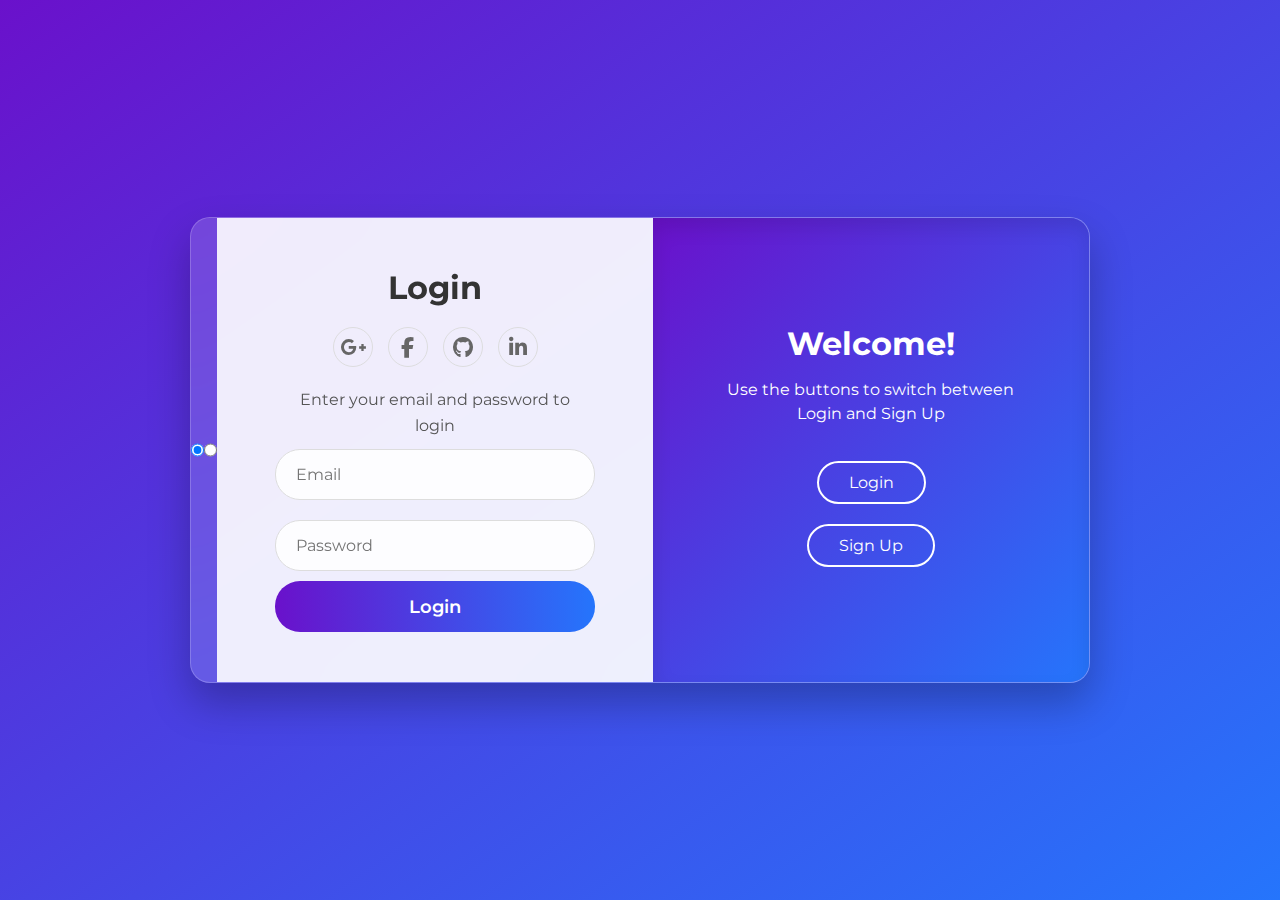
<file: login.html>
<!DOCTYPE html>
<html lang="en">
  <head>
    <meta charset="UTF-8" />
    <meta name="viewport" content="width=device-width, initial-scale=1.0" />
    <link
      rel="stylesheet"
      href="https://cdnjs.cloudflare.com/ajax/libs/font-awesome/6.4.2/css/all.min.css"
    />
    <title>Login</title>
    <link rel="icon" type="image/x-icon" href="./favicon_io/favicon.ico" />
    <link rel="stylesheet" href="./CSS/login.css" />
  </head>
  <body>
    <div class="container">
      <!-- Toggle buttons -->
      <input type="radio" id="login-toggle" name="form-toggle" checked />
      <input type="radio" id="sign-up-toggle" name="form-toggle" />

      <!-- Sign In Form -->
      <div class="form-container Login">
        <h1>Login</h1>
        <div class="social-icons">
          <a href="#" class="icon"
            ><i class="fa-brands fa-google-plus-g"></i
          ></a>
          <a href="#" class="icon"><i class="fa-brands fa-facebook-f"></i></a>
          <a href="#" class="icon"><i class="fa-brands fa-github"></i></a>
          <a href="#" class="icon"><i class="fa-brands fa-linkedin-in"></i></a>
        </div>
        <p>Enter your email and password to login</p>
        <input type="email" placeholder="Email" required />
        <input type="password" placeholder="Password" required />
        <button>Login</button>
      </div>

      <!-- Sign Up Form -->
      <div class="form-container sign-up">
        <h1>Create Account</h1>
        <div class="social-icons">
          <a href="#" class="icon"
            ><i class="fa-brands fa-google-plus-g"></i
          ></a>
          <a href="#" class="icon"><i class="fa-brands fa-facebook-f"></i></a>
          <a href="#" class="icon"><i class="fa-brands fa-github"></i></a>
          <a href="#" class="icon"><i class="fa-brands fa-linkedin-in"></i></a>
        </div>
        <p>Sign up with your personal details</p>
        <input type="email" placeholder="Email" required />
        <input type="password" placeholder="Password" required />
        <input type="date" name="Birthdate" id="Birthdate" required />
        <button>Sign Up</button>
      </div>

      <!-- Toggle Container -->
      <div class="toggle-container">
        <h1>Welcome!</h1>
        <p>Use the buttons to switch between Login and Sign Up</p>
        <label for="login-toggle">Login</label>
        <label for="sign-up-toggle">Sign Up</label>
      </div>
    </div>
  </body>
  <script>
    document.addEventListener("DOMContentLoaded", () => {
      const loginToggle = document.getElementById("login-toggle");
      const signUpToggle = document.getElementById("sign-up-toggle");
      const loginForm = document.querySelector(".form-container.Login");
      const signUpForm = document.querySelector(".form-container.sign-up");

      const toggleForms = () => {
        loginForm.style.display = loginToggle.checked ? "block" : "none";
        signUpForm.style.display = signUpToggle.checked ? "block" : "none";
      };

      loginToggle.addEventListener("change", toggleForms);
      signUpToggle.addEventListener("change", toggleForms);

      const handleFormSubmission = (form, isLogin) => {
        const email = form.querySelector("input[type='email']").value.trim();
        const password = form
          .querySelector("input[type='password']")
          .value.trim();
        const birthdate = isLogin
          ? null
          : form.querySelector("input[type='date']").value.trim();

        if (!email || !password || (!isLogin && !birthdate)) {
          alert("Please fill out all required fields.");
          return;
        }

        if (isLogin) {
          // Simulate login logic
          localStorage.setItem("isLoggedIn", "true");
          localStorage.setItem("email", email);
          alert("Login successful! Redirecting to homepage...");
          window.location.href = "./index.html";
        } else {
          // Simulate sign-up logic
          localStorage.setItem("registeredEmail", email);
          localStorage.setItem("registeredBirthdate", birthdate);
          alert("Account created successfully! You can now log in.");
          loginToggle.checked = true;
          toggleForms();
        }
      };

      loginForm.querySelector("button").addEventListener("click", (e) => {
        e.preventDefault();
        handleFormSubmission(loginForm, true);
      });

      signUpForm.querySelector("button").addEventListener("click", (e) => {
        e.preventDefault();
        handleFormSubmission(signUpForm, false);
      });

      // Initialize form visibility
      toggleForms();
    });
  </script>
</html>
</file>
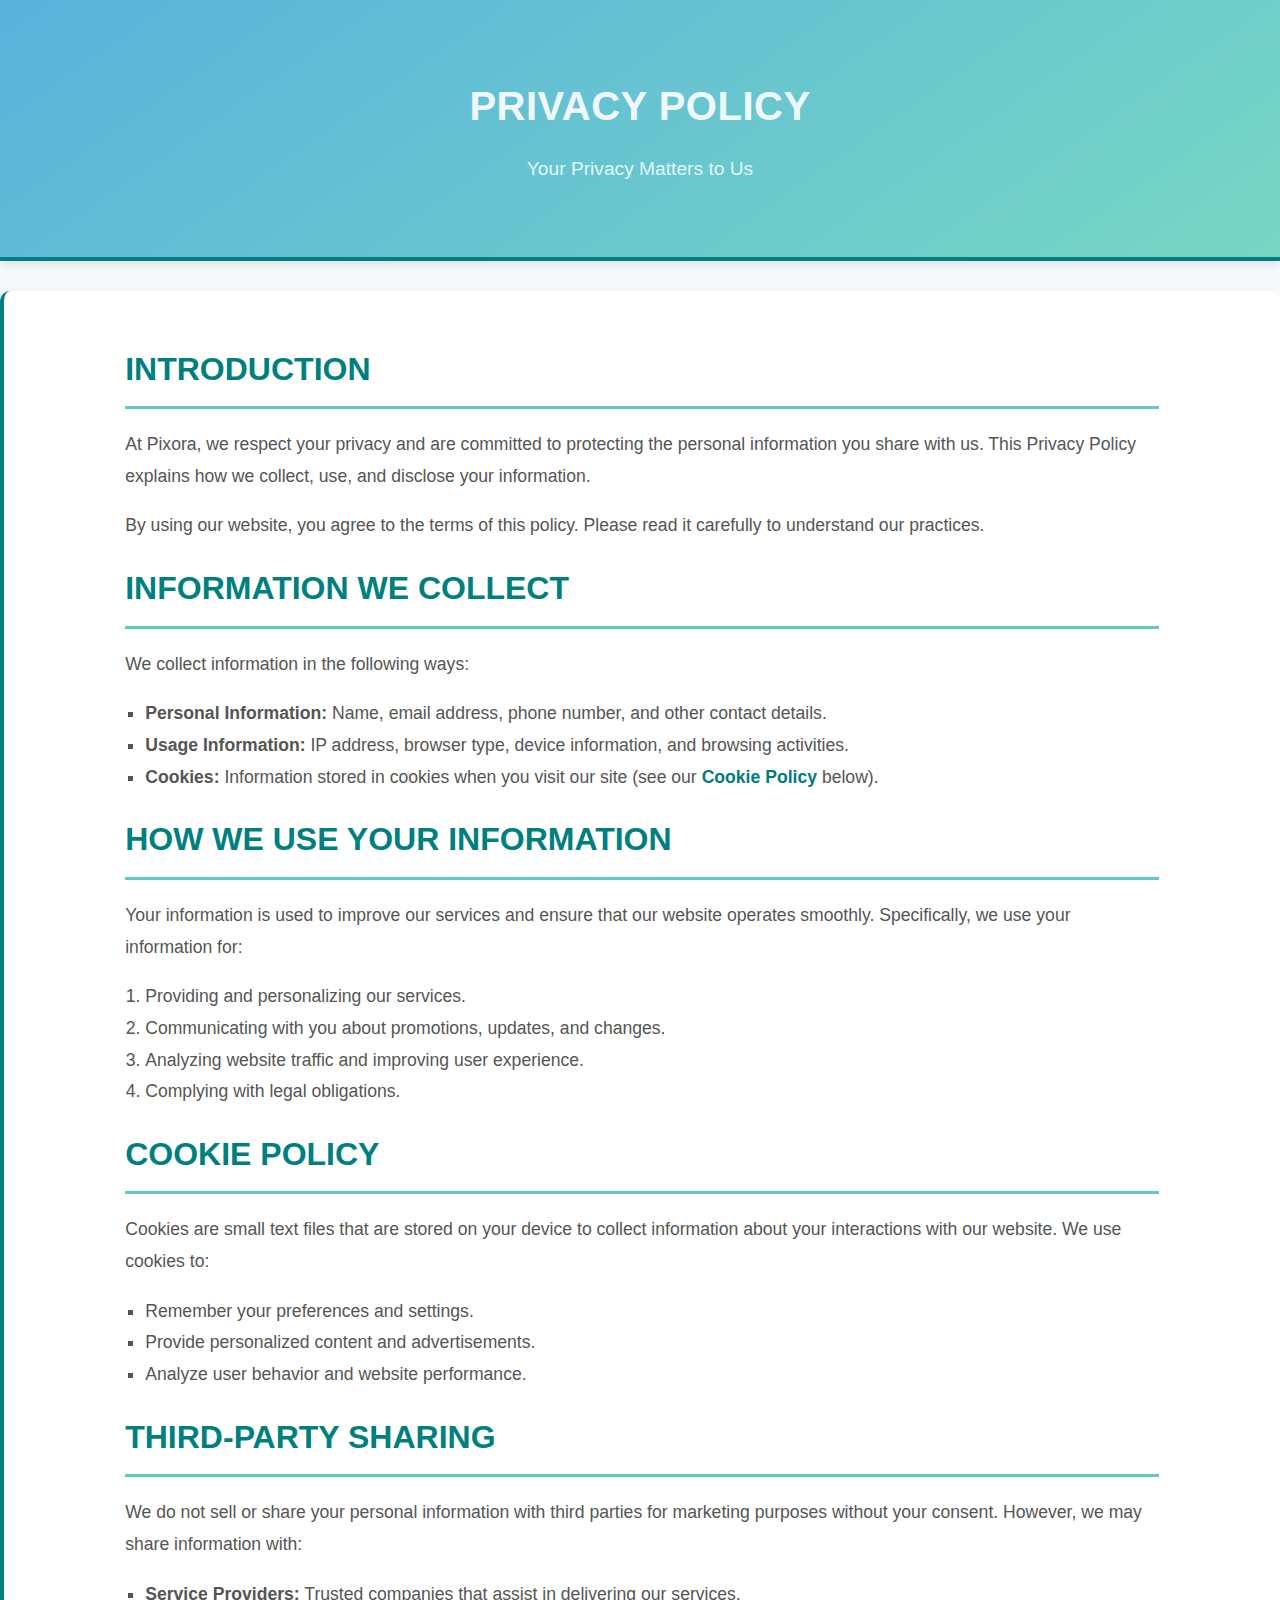
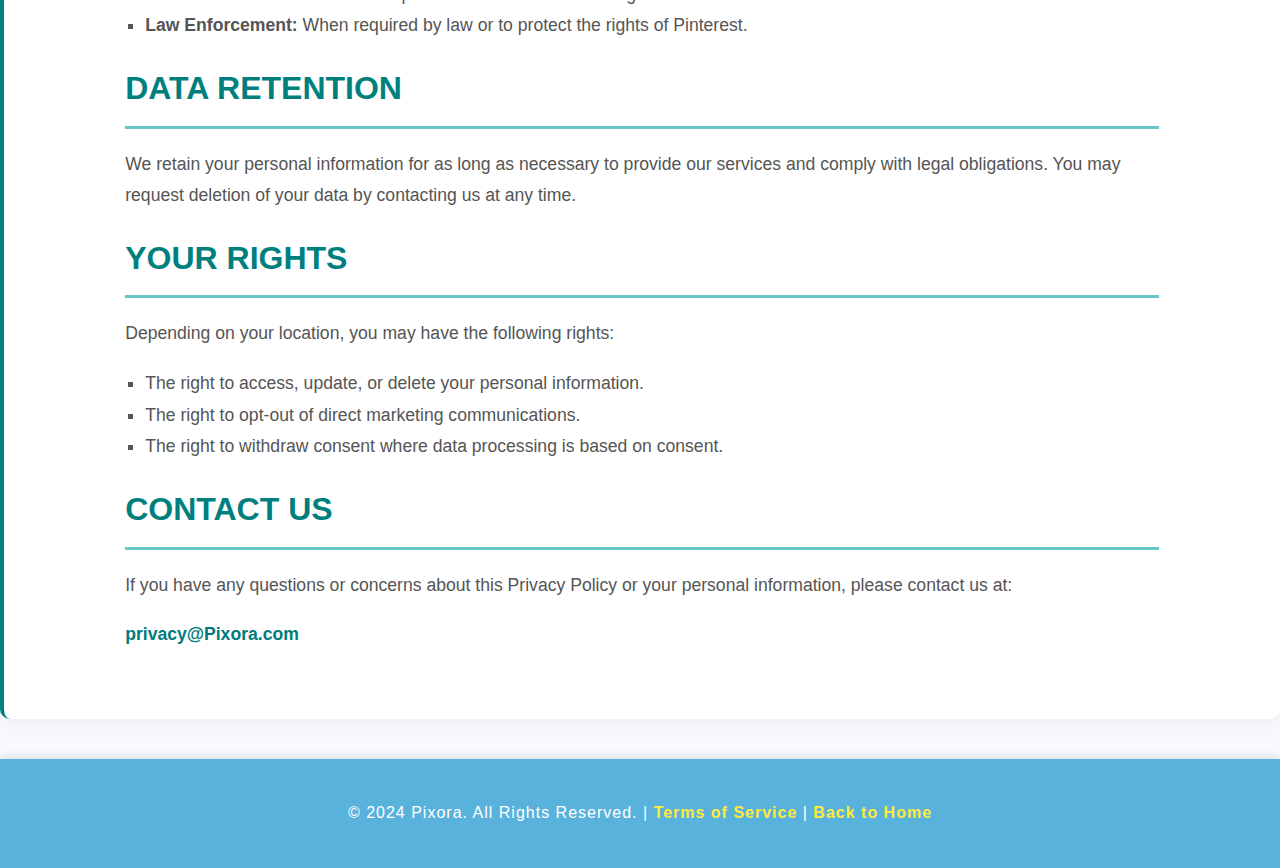
<file: privacy.html>
<!DOCTYPE html>
<html lang="en">
  <head>
    <meta charset="UTF-8" />
    <meta name="viewport" content="width=device-width, initial-scale=1.0" />
    <meta http-equiv="X-UA-Compatible" content="ie=edge" />
    <title>Privacy Policy</title>
    <link rel="stylesheet" href="./CSS/privacy.css">
    <link rel="icon" type="image/x-icon" href="./favicon_io/favicon.ico" />
  </head>
  <body>
    <header class="privacy-header">
      <div class="container">
        <h1>Privacy Policy</h1>
        <p>Your Privacy Matters to Us</p>
      </div>
    </header>

    <main class="privacy-content">
      <div class="container">
        <section id="introduction">
          <h2>Introduction</h2>
          <p>
            At Pixora, we respect your privacy and are committed to
            protecting the personal information you share with us. This Privacy
            Policy explains how we collect, use, and disclose your information.
          </p>
          <p>
            By using our website, you agree to the terms of this policy. Please
            read it carefully to understand our practices.
          </p>
        </section>

        <section id="info-collect">
          <h2>Information We Collect</h2>
          <p>We collect information in the following ways:</p>
          <ul>
            <li>
              <strong>Personal Information:</strong> Name, email address, phone
              number, and other contact details.
            </li>
            <li>
              <strong>Usage Information:</strong> IP address, browser type,
              device information, and browsing activities.
            </li>
            <li>
              <strong>Cookies:</strong> Information stored in cookies when you
              visit our site (see our
              <a href="#cookies">Cookie Policy</a> below).
            </li>
          </ul>
        </section>

        <section id="info-use">
          <h2>How We Use Your Information</h2>
          <p>
            Your information is used to improve our services and ensure that our
            website operates smoothly. Specifically, we use your information
            for:
          </p>
          <ol>
            <li>Providing and personalizing our services.</li>
            <li>
              Communicating with you about promotions, updates, and changes.
            </li>
            <li>Analyzing website traffic and improving user experience.</li>
            <li>Complying with legal obligations.</li>
          </ol>
        </section>

        <section id="cookies">
          <h2>Cookie Policy</h2>
          <p>
            Cookies are small text files that are stored on your device to
            collect information about your interactions with our website. We use
            cookies to:
          </p>
          <ul>
            <li>Remember your preferences and settings.</li>
            <li>Provide personalized content and advertisements.</li>
            <li>Analyze user behavior and website performance.</li>
          </ul>
        </section>

        <section id="third-party">
          <h2>Third-Party Sharing</h2>
          <p>
            We do not sell or share your personal information with third parties
            for marketing purposes without your consent. However, we may share
            information with:
          </p>
          <ul>
            <li>
              <strong>Service Providers:</strong> Trusted companies that assist
              in delivering our services.
            </li>
            <li>
              <strong>Law Enforcement:</strong> When required by law or to
              protect the rights of Pinterest.
            </li>
          </ul>
        </section>

        <section id="data-retention">
          <h2>Data Retention</h2>
          <p>
            We retain your personal information for as long as necessary to
            provide our services and comply with legal obligations. You may
            request deletion of your data by contacting us at any time.
          </p>
        </section>

        <section id="your-rights">
          <h2>Your Rights</h2>
          <p>Depending on your location, you may have the following rights:</p>
          <ul>
            <li>
              The right to access, update, or delete your personal information.
            </li>
            <li>The right to opt-out of direct marketing communications.</li>
            <li>
              The right to withdraw consent where data processing is based on
              consent.
            </li>
          </ul>
        </section>

        <section id="contact">
          <h2>Contact Us</h2>
          <p>
            If you have any questions or concerns about this Privacy Policy or
            your personal information, please contact us at:
          </p>
          <p><a href="mailto:keshav40353@gmail.com">privacy@Pixora.com</a></p>
        </section>
      </div>
    </main>

    <footer class="privacy-footer">
      <div class="container">
        <p>
          © 2024 Pixora. All Rights Reserved. |
          <a href="./terms.html">Terms of Service</a> |
          <a href="./index.html">Back  to Home</a>
        </p>
      </div>
    </footer>
  </body>
</html>
</file>
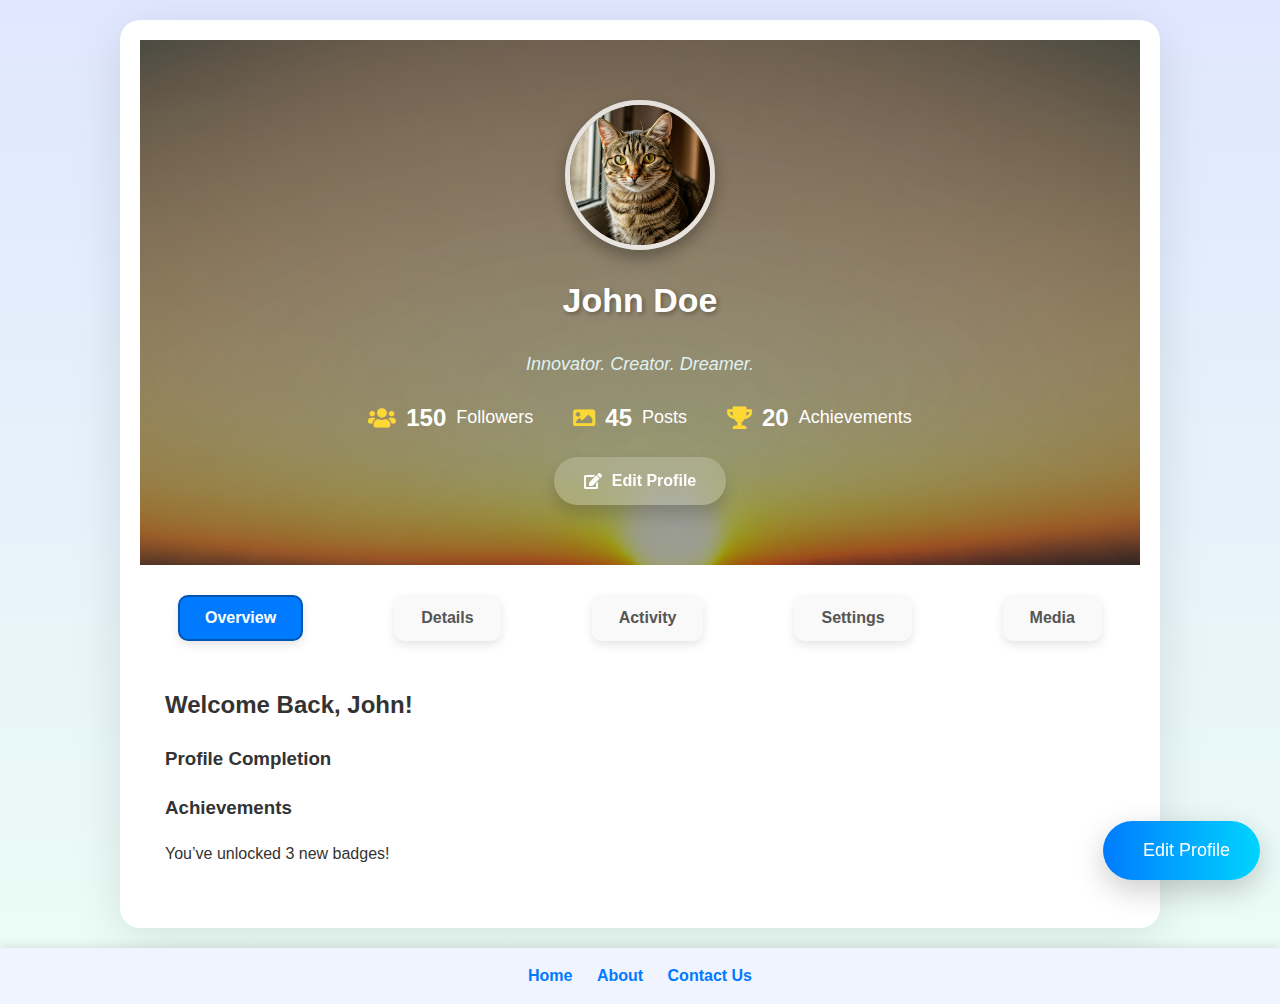
<file: profile.html>
<!DOCTYPE html>
<html lang="en">
  <head>
    <meta charset="UTF-8" />
    <meta name="viewport" content="width=device-width, initial-scale=1.0" />
    <title>Profile Page</title>
    <link
      rel="stylesheet"
      href="https://cdnjs.cloudflare.com/ajax/libs/font-awesome/5.15.4/css/all.min.css"
    />
    <link rel="stylesheet" href="./CSS/profile.css">
    <link rel="icon" type="image/x-icon" href="./favicon_io/favicon.ico" />
  </head>
  <body>
    <div class="profile-page">
      <!-- Hero Section -->
      <div class="hero">
        <div class="background-overlay"></div>
        <div class="hero-content">
          <img
            src="./images/Gemini_Generated_Image_z9j8jjz9j8jjz9j8.jpeg"
            alt="Profile Picture"
            class="profile-pic"
          />
          <h1 class="username">John Doe</h1>
          <p class="tagline">Innovator. Creator. Dreamer.</p>
          <div class="hero-stats">
            <div>
              <i class="fa fa-users"></i> <strong>150</strong> Followers
            </div>
            <div><i class="fa fa-image"></i> <strong>45</strong> Posts</div>
            <div>
              <i class="fa fa-trophy"></i> <strong>20</strong> Achievements
            </div>
          </div>
          <button class="edit-btn">
            <i class="fa fa-edit"></i> Edit Profile
          </button>
        </div>
      </div>

      <!-- Tab Section -->
      <div class="tabs">
        <button class="tab active" onclick="showTab('overview')">
          Overview
        </button>
        <button class="tab" onclick="showTab('details')">Details</button>
        <button class="tab" onclick="showTab('activity')">Activity</button>
        <button class="tab" onclick="showTab('settings')">Settings</button>
        <button class="tab" onclick="showTab('media')">Media</button>
      </div>

      <!-- Tab Content -->
      <div id="overview" class="tab-content active">
        <h2>Welcome Back, John!</h2>
        <div class="widgets">
          <div class="widget">
            <h3>Profile Completion</h3>
            <div class="progress-bar">
              <div class="progress" style="width: 75%"></div>
            </div>
          </div>
          <div class="widget">
            <h3>Achievements</h3>
            <p>You’ve unlocked 3 new badges!</p>
          </div>
        </div>
      </div>

      <div id="details" class="tab-content">
        <h2>Details</h2>
        <p>Email: john.doe@example.com</p>
        <p>Phone: +123456789</p>
        <p>Skills: Web Development, Graphic Design</p>
        <p>Interests: AI, Traveling, Music</p>
      </div>

      <div id="activity" class="tab-content">
        <h2>Recent Activity</h2>
        <ul>
          <li>Posted a photo in <strong>#Travel</strong></li>
          <li>Commented on <strong>"AI in Web Design"</strong></li>
          <li>Liked <strong>Jane's Post</strong></li>
        </ul>
      </div>

      <div id="settings" class="tab-content">
        <h2>Profile Settings</h2>
        <form>
          <div>
            <label for="name">Name:</label>
            <input type="text" id="name" value="John Doe" />
          </div>
          <div>
            <label for="email">Email:</label>
            <input type="email" id="email" value="john.doe@example.com" />
          </div>
          <br>
          <button type="submit" class="edit-btn1">Save Changes</button>
        </form>
      </div>

      <div id="media" class="tab-content">
        <h2>My Media</h2>
        <div class="gallery">
          <img src="./images/wp4885760.jpg" alt="Gallery Image 1" />
          <img src="./images/wp5680855.jpg" alt="Gallery Image 2" />
          <img src="./images/wp5967265.jpg" alt="Gallery Image 3" />
        </div>
      </div>
    </div>

    <!-- Footer -->
    <div class="footer">
      <a href="./index.html">Home</a>
      <a href="./about.html">About</a>
      <a href="mailto:keshav40353@gmail.com">Contact Us</a>
    </div>

    <!-- Floating Action Button -->
    <div class="floating-action-btn">
      <i class="fa fa-pencil"></i> Edit Profile
    </div>

    <script>
      function showTab(tabId) {
        document.querySelectorAll(".tab-content").forEach((tab) => {
          tab.classList.remove("active");
        });
        document.querySelectorAll(".tab").forEach((tab) => {
          tab.classList.remove("active");
        });
        document.getElementById(tabId).classList.add("active");
        document
          .querySelector(`.tab[onclick="showTab('${tabId}')"]`)
          .classList.add("active");
      }
    </script>
  </body>
</html>
</file>
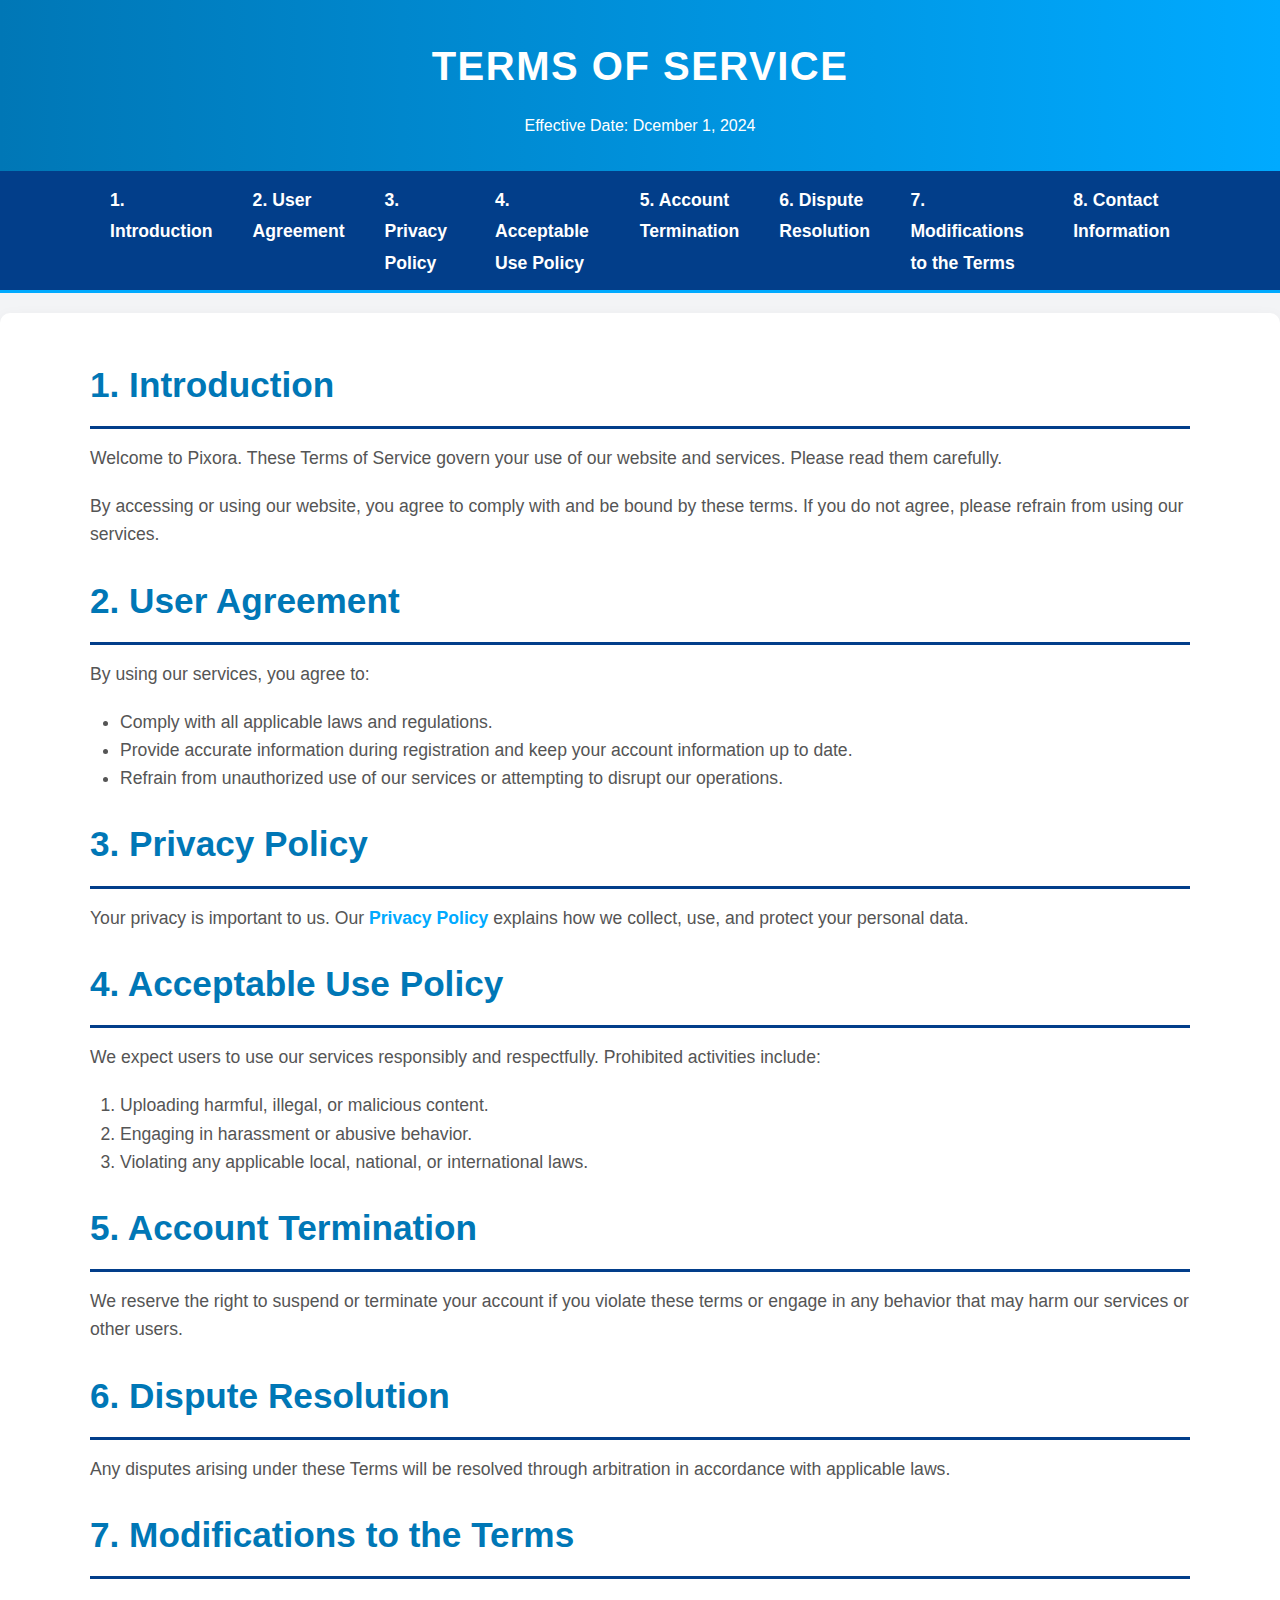
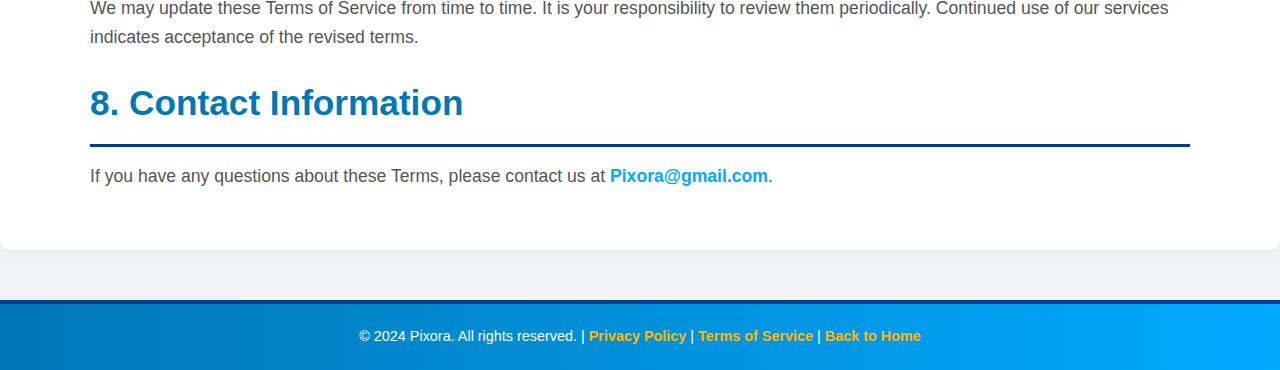
<file: terms.html>
<!DOCTYPE html>
<html lang="en">
  <head>
    <meta charset="UTF-8" />
    <meta name="viewport" content="width=device-width, initial-scale=1.0" />
    <meta http-equiv="X-UA-Compatible" content="ie=edge" />
    <title>Terms of Service</title>
    <link rel="stylesheet" href="./CSS/terms.css">
    <link rel="icon" type="image/x-icon" href="./favicon_io/favicon.ico" />
  </head>
  <body>
    <header class="tos-header">
      <div class="container">
        <h1>Terms of Service</h1>
        <p>Effective Date: Dcember 1, 2024</p>
      </div>
    </header>

    <nav class="toc-nav">
      <div class="container">
        <ul>
          <li><a href="#introduction">1. Introduction</a></li>
          <li><a href="#user-agreement">2. User Agreement</a></li>
          <li><a href="#privacy-policy">3. Privacy Policy</a></li>
          <li><a href="#acceptable-use">4. Acceptable Use Policy</a></li>
          <li><a href="#account-termination">5. Account Termination</a></li>
          <li><a href="#dispute-resolution">6. Dispute Resolution</a></li>
          <li><a href="#modifications">7. Modifications to the Terms</a></li>
          <li><a href="#contact">8. Contact Information</a></li>
        </ul>
      </div>
    </nav>

    <main class="terms-content">
      <div class="container">
        <section id="introduction">
          <h2>1. Introduction</h2>
          <p>
            Welcome to Pixora. These Terms of Service govern your use of
            our website and services. Please read them carefully.
          </p>
          <p>
            By accessing or using our website, you agree to comply with and be
            bound by these terms. If you do not agree, please refrain from using
            our services.
          </p>
        </section>

        <section id="user-agreement">
          <h2>2. User Agreement</h2>
          <p>By using our services, you agree to:</p>
          <ul>
            <li>Comply with all applicable laws and regulations.</li>
            <li>
              Provide accurate information during registration and keep your
              account information up to date.
            </li>
            <li>
              Refrain from unauthorized use of our services or attempting to
              disrupt our operations.
            </li>
          </ul>
        </section>

        <section id="privacy-policy">
          <h2>3. Privacy Policy</h2>
          <p>
            Your privacy is important to us. Our
            <a href="/privacy.html">Privacy Policy</a> explains how we collect,
            use, and protect your personal data.
          </p>
        </section>

        <section id="acceptable-use">
          <h2>4. Acceptable Use Policy</h2>
          <p>
            We expect users to use our services responsibly and respectfully.
            Prohibited activities include:
          </p>
          <ol>
            <li>Uploading harmful, illegal, or malicious content.</li>
            <li>Engaging in harassment or abusive behavior.</li>
            <li>
              Violating any applicable local, national, or international laws.
            </li>
          </ol>
        </section>

        <section id="account-termination">
          <h2>5. Account Termination</h2>
          <p>
            We reserve the right to suspend or terminate your account if you
            violate these terms or engage in any behavior that may harm our
            services or other users.
          </p>
        </section>

        <section id="dispute-resolution">
          <h2>6. Dispute Resolution</h2>
          <p>
            Any disputes arising under these Terms will be resolved through
            arbitration in accordance with applicable laws.
          </p>
        </section>

        <section id="modifications">
          <h2>7. Modifications to the Terms</h2>
          <p>
            We may update these Terms of Service from time to time. It is your
            responsibility to review them periodically. Continued use of our
            services indicates acceptance of the revised terms.
          </p>
        </section>

        <section id="contact">
          <h2>8. Contact Information</h2>
          <p>
            If you have any questions about these Terms, please contact us at
            <a href="mailto:keshav40353@gmail.com">Pixora@gmail.com</a>.
          </p>
        </section>
      </div>
    </main>

    <footer class="tos-footer">
      <div class="container">
        <p>
          &copy; 2024 Pixora. All rights reserved. | <a href="/privacy.html">Privacy Policy</a> | <a href="/terms.html">Terms of Service</a> | <a href="./index.html">Back  to Home</a>

        </p>
      </div>
    </footer>
  </body>
</html>
</file>
<file: CSS/login.css>
@import url("https://fonts.googleapis.com/css2?family=Montserrat:wght@300;400;500;600;700&display=swap");

      * {
        margin: 0;
        padding: 0;
        box-sizing: border-box;
        font-family: "Montserrat", sans-serif;
      }

      body {
        background: linear-gradient(to bottom right, #6a11cb, #2575fc);
        display: flex;
        justify-content: center;
        align-items: center;
        height: 100vh;
        overflow: hidden;
      }

      .container {
        display: flex;
        flex-direction: row;
        background: rgba(255, 255, 255, 0.15);
        border: 1px solid rgba(255, 255, 255, 0.2);
        backdrop-filter: blur(20px);
        border-radius: 20px;
        overflow: hidden;
        box-shadow: 0 20px 40px rgba(0, 0, 0, 0.25);
        width: 100%;
        max-width: 900px;
        animation: fadeIn 0.8s ease;
      }

      @keyframes fadeIn {
        from {
          opacity: 0;
          transform: translateY(-20px);
        }
        to {
          opacity: 1;
          transform: translateY(0);
        }
      }

      /* Form Containers */
      .form-container {
        width: 50%;
        padding: 50px 30px;
        display: none;
        flex-direction: column;
        justify-content: center;
        align-items: center;
        background: rgba(255, 255, 255, 0.9);
        text-align: center;
        transition: opacity 0.5s ease, transform 0.5s ease;
      }

      .form-container h1 {
        font-size: 2rem;
        margin-bottom: 20px;
        color: #333;
      }

      .form-container p {
        font-size: 1rem;
        color: #555;
        margin-bottom: 30px;
        max-width: 300px;
        line-height: 1.6;
        text-align: center; /* Ensures the content is centered */
        margin: 0 auto; /* Centers the paragraph itself */
      }

      .form-container input {
        width: 85%;
        padding: 15px 20px;
        margin: 10px 0;
        border-radius: 25px;
        border: 1px solid #ddd;
        font-size: 1rem;
        transition: box-shadow 0.3s, border-color 0.3s;
        background-color: rgba(255, 255, 255, 0.9);
      }

      .form-container input:focus {
        border-color: #6a11cb;
        box-shadow: 0 4px 8px rgba(106, 17, 203, 0.2);
      }

      .form-container button {
        width: 85%;
        padding: 15px;
        border: none;
        border-radius: 25px;
        background: linear-gradient(to right, #6a11cb, #2575fc);
        color: #fff;
        font-size: 1.1rem;
        font-weight: 600;
        cursor: pointer;
        transition: transform 0.3s, box-shadow 0.3s;
      }

      .form-container button:hover {
        transform: translateY(-3px);
        box-shadow: 0 10px 25px rgba(106, 17, 203, 0.3);
      }

      /* Social Icons */
      .social-icons {
        display: flex;
        justify-content: center;
        gap: 15px;
        margin: 20px 0;
      }

      .social-icons a {
        display: flex;
        justify-content: center;
        align-items: center;
        width: 40px;
        height: 40px;
        border: 1px solid #ddd;
        border-radius: 50%;
        font-size: 1.3rem;
        text-decoration: none;
        color: #666;
        transition: all 0.3s ease-in-out;
      }

      .social-icons a:hover {
        color: #fff;
        background: linear-gradient(to right, #6a11cb, #2575fc);
        border-color: transparent;
        transform: scale(1.2);
      }

      /* Toggle Section */
      .toggle-container {
        width: 50%;
        display: flex;
        flex-direction: column;
        align-items: center;
        justify-content: center;
        background: linear-gradient(to bottom right, #6a11cb, #2575fc);
        text-align: center;
        color: #fff;
        padding: 50px 30px;
        box-shadow: inset 0 10px 20px rgba(0, 0, 0, 0.1);
      }

      .toggle-container h1 {
        font-size: 2rem;
        margin-bottom: 15px;
      }

      .toggle-container p {
        font-size: 1rem;
        margin-bottom: 25px;
        max-width: 80%;
        line-height: 1.5;
      }

      .toggle-container label {
        display: inline-block;
        background: transparent;
        border: 2px solid #fff;
        border-radius: 25px;
        padding: 10px 30px;
        color: #fff;
        font-size: 1rem;
        cursor: pointer;
        margin: 10px;
        transition: all 0.3s ease;
      }

      .toggle-container label:hover {
        background: #fff;
        color: #6a11cb;
      }

      /* Show the correct form */
      #login-toggle:checked ~ .Login {
        display: flex;
      }

      #sign-up-toggle:checked ~ .sign-up {
        display: flex;
      }

      /* Mobile Adjustments */
      @media (max-width: 768px) {
        .container {
          flex-direction: column;
          width: 100%;
        }

        .form-container,
        .toggle-container {
          width: 100%;
        }

        .social-icons a {
          width: 35px;
          height: 35px;
          font-size: 1.2rem;
        }
      }
</file>
<file: CSS/privacy.css>
* {
  margin: 0;
  padding: 0;
  box-sizing: border-box;
}

body {
  font-family: "Poppins", sans-serif;
  line-height: 1.8;
  background-color: #f7f9fc;
  color: #444;
}

.container {
  width: 85%;
  max-width: 1200px;
  margin: 0 auto;
  padding: 20px 0;
}

.privacy-header {
  background: linear-gradient(145deg, #58b2dc, #77d7c3);
  color: #fff;
  text-align: center;
  padding: 50px 0;
  border-bottom: 4px solid #008080;
  box-shadow: 0px 4px 10px rgba(0, 0, 0, 0.1);
}

.privacy-header h1 {
  font-size: 2.5rem;
  letter-spacing: 0.5px;
  text-transform: uppercase;
  margin-bottom: 10px;
  color: #f0f8ff;
}

.privacy-header p {
  font-size: 1.2rem;
  font-weight: 300;
  color: #e0f7fa;
}

.privacy-content {
  background-color: #fff;
  padding: 30px;
  margin: 30px 0;
  box-shadow: 0 4px 20px rgba(0, 0, 0, 0.05);
  border-radius: 10px;
  border-left: 4px solid #008080;
}

.privacy-content h2 {
  font-size: 2rem;
  margin-bottom: 20px;
  color: #007f7f;
  border-bottom: 3px solid #66c7c7;
  padding-bottom: 8px;
  text-transform: uppercase;
}

.privacy-content p,
.privacy-content ul,
.privacy-content ol {
  margin-bottom: 18px;
  font-size: 1.1rem;
  color: #555;
}

.privacy-content ul {
  list-style-type: square;
  padding-left: 20px;
}

.privacy-content ol {
  list-style-type: decimal;
  padding-left: 20px;
}

.privacy-content a {
  color: #007b7b;
  font-weight: bold;
  text-decoration: none;
}

.privacy-content a:hover {
  color: #e91e63;
}

.privacy-footer {
  background-color: #58b2dc;
  padding: 20px 0;
  text-align: center;
  margin-top: 40px;
  box-shadow: 0px -3px 8px rgba(0, 0, 0, 0.1);
}

.privacy-footer p {
  font-size: 1rem;
  color: #fff;
  letter-spacing: 1px;
}

.privacy-footer a {
  color: #ffeb3b;
  font-weight: bold;
  text-decoration: none;
}

.privacy-footer a:hover {
  color: #fff;
}

button,
.privacy-button {
  background-color: #00b4b4;
  color: #fff;
  padding: 10px 20px;
  border: none;
  border-radius: 25px;
  cursor: pointer;
  font-weight: bold;
}

button:hover,
.privacy-button:hover {
  background-color: #007f7f;
}

@media (max-width: 768px) {
  .privacy-header h1 {
      font-size: 2rem;
  }

  .privacy-header p {
      font-size: 1rem;
  }

  .privacy-content h2 {
      font-size: 1.8rem;
  }

  .privacy-content p,
  .privacy-content ul,
  .privacy-content ol {
      font-size: 1rem;
  }

  .container {
      width: 90%;
  }
}

@media (max-width: 480px) {
  .privacy-header {
      padding: 30px 0;
  }

  .privacy-header h1 {
      font-size: 1.8rem;
  }

  .privacy-header p {
      font-size: 0.9rem;
  }

  .privacy-content {
      padding: 20px;
      margin: 20px 0;
  }

  .privacy-content h2 {
      font-size: 1.6rem;
      padding-bottom: 6px;
  }

  .privacy-content p,
  .privacy-content ul,
  .privacy-content ol {
      font-size: 0.95rem;
  }

  .privacy-footer p {
      font-size: 0.9rem;
  }

  .privacy-button {
      padding: 8px 16px;
  }

  button,
  .privacy-button {
      font-size: 0.9rem;
  }
}
</file>
<file: CSS/profile.css>
/* Global Styles */
body {
    font-family: "Inter", sans-serif;
    margin: 0;
    padding: 0;
    background: linear-gradient(to bottom, #e0e7ff, #ecfdf5);
    color: #333;
    line-height: 1.6;
  }

  /* Profile Page Container */
  .profile-page {
    max-width: 1000px;
    margin: 20px auto;
    background: #ffffff;
    border-radius: 20px;
    box-shadow: 0 10px 50px rgba(0, 0, 0, 0.1);
    overflow: hidden;
    padding: 20px;
    transition: transform 0.3s ease, box-shadow 0.3s ease;
  }

  .profile-page:hover {
    transform: translateY(-5px);
    box-shadow: 0 15px 60px rgba(0, 0, 0, 0.2);
  }

  /* Hero Section */
  .hero {
    position: relative;
    text-align: center;
    padding: 60px 20px;
    background: linear-gradient(rgba(0, 0, 0, 0.5), rgba(0, 0, 0, 0.3)),
      url("./Gemini_Generated_Image_j18904j18904j189.jpeg") no-repeat
        center/cover;
    color: #ffffff;
    background-attachment: fixed; /* Adds parallax effect */
  }

  .hero-content {
    position: relative;
    z-index: 1;
  }

  .profile-pic {
    width: 140px;
    height: 140px;
    border-radius: 50%;
    border: 5px solid rgba(255, 255, 255, 0.8);
    object-fit: cover;
    box-shadow: 0 8px 15px rgba(0, 0, 0, 0.3);
    transition: transform 0.4s ease, box-shadow 0.4s ease;
  }

  .profile-pic:hover {
    transform: scale(1.1);
    box-shadow: 0 10px 25px rgba(0, 0, 0, 0.4);
  }

  .username {
    font-size: 34px;
    font-weight: 700;
    margin-top: 15px;
    text-shadow: 2px 2px 4px rgba(0, 0, 0, 0.3);
  }

  .tagline {
    font-style: italic;
    font-size: 18px;
    margin: 5px 0;
    color: #e0f2f1;
  }

  /* Hero Stats */
  .hero-stats {
    display: flex;
    justify-content: center;
    gap: 40px;
    margin: 20px 0;
    font-size: 18px;
  }

  .hero-stats div {
    display: flex;
    align-items: center;
    gap: 10px;
    color: #ffffff;
  }

  .hero-stats div i {
    font-size: 22px;
    color: #fdd835;
  }

  .hero-stats div strong {
    font-size: 24px;
    transition: color 0.3s ease;
  }

  .hero-stats div:hover strong {
    color: #fdd835;
  }

  /* Buttons */
  .edit-btn,
  .edit-btn1 {
    padding: 15px 30px;
    border: none;
    border-radius: 30px;
    font-size: 16px;
    font-weight: bold;
    cursor: pointer;
    box-shadow: 0 10px 15px rgba(0, 0, 0, 0.15);
    transition: all 0.3s ease;
    display: inline-flex;
    align-items: center;
    gap: 10px;
  }

  .edit-btn {
    background: rgba(255, 255, 255, 0.2);
    color: #ffffff;
    backdrop-filter: blur(10px);
  }

  .edit-btn:hover {
    transform: translateY(-5px);
    background: rgba(255, 255, 255, 0.5);
  }

  .edit-btn1 {
    background: linear-gradient(90deg, #007bff, #00d4ff);
    color: #fff;
  }

  .edit-btn1:hover {
    background: linear-gradient(90deg, #0056b3, #0096c7);
  }

  /* Tabs */
  .tabs {
    display: flex;
    justify-content: space-around;
    margin-top: 30px;
    gap: 15px;
  }

  .tab {
    padding: 12px 25px;
    font-size: 16px;
    font-weight: bold;
    color: #555;
    background: #f9f9f9;
    border-radius: 10px;
    border: 2px solid transparent;
    cursor: pointer;
    transition: all 0.3s ease;
    box-shadow: 0 4px 10px rgba(0, 0, 0, 0.1);
  }

  .tab:hover {
    background: #f0f4ff;
    color: #007bff;
    transform: translateY(-3px);
  }

  .tab.active {
    background: #007bff;
    color: #ffffff;
    border-color: #0056b3;
    transform: translateY(0);
  }

  /* Tab Content */
  .tab-content {
    padding: 25px;
    display: none;
    animation: fadeInUp 0.6s ease;
  }

  .tab-content.active {
    display: block;
  }

  @keyframes fadeInUp {
    from {
      opacity: 0;
      transform: translateY(20px);
    }
    to {
      opacity: 1;
      transform: translateY(0);
    }
  }

  /* Gallery */
  .gallery {
    display: grid;
    grid-template-columns: repeat(auto-fit, minmax(200px, 1fr));
    gap: 20px;
    margin-top: 20px;
  }

  .gallery img {
    width: 100%;
    border-radius: 15px;
    box-shadow: 0 6px 20px rgba(0, 0, 0, 0.15);
    transition: transform 0.4s ease, box-shadow 0.4s ease;
  }

  .gallery img:hover {
    transform: scale(1.05);
    box-shadow: 0 10px 30px rgba(0, 0, 0, 0.2);
  }

  /* Footer */
  .footer {
    text-align: center;
    padding: 15px 0;
    background: #f0f4ff;
    box-shadow: 0 -2px 10px rgba(0, 0, 0, 0.1);
  }

  .footer a {
    color: #007bff;
    margin: 0 10px;
    font-weight: bold;
    transition: color 0.3s ease;
    text-decoration: none;
  }

  .footer a:hover {
    color: #0056b3;
    text-decoration: underline;
  }

  /* Floating Action Button */
  .floating-action-btn {
    position: fixed;
    bottom: 20px;
    right: 20px;
    background: linear-gradient(90deg, #007bff, #00d4ff);
    padding: 15px 30px;
    color: white;
    border-radius: 50px;
    border: none;
    font-size: 18px;
    box-shadow: 0 10px 30px rgba(0, 0, 0, 0.2);
    cursor: pointer;
    transition: all 0.3s ease;
    display: flex;
    align-items: center;
    gap: 10px;
  }

  .floating-action-btn:hover {
    background: linear-gradient(90deg, #0056b3, #0096c7);
    transform: scale(1.1);
  }
</file>
<file: CSS/terms.css>
* {
  margin: 0;
  padding: 0;
  box-sizing: border-box;
}

body {
  font-family: "Roboto", sans-serif;
  line-height: 1.8;
  background-color: #f3f4f6;
  color: #333;
}

.container {
  width: 90%;
  max-width: 1100px;
  margin: 0 auto;
}

.tos-header {
  background: linear-gradient(90deg, #0077b6, #00aaff);
  color: #fff;
  padding: 30px 0;
  text-align: center;
  border-bottom: 4px solid #023e8a;
}

.tos-header h1 {
  font-size: 2.5rem;
  margin-bottom: 10px;
  letter-spacing: 1.5px;
  text-transform: uppercase;
}

.tos-header p {
  font-size: 1rem;
  margin-top: 5px;
}

.toc-nav {
  background-color: #023e8a;
  padding: 10px 0;
  position: sticky;
  top: 0;
  z-index: 10;
  border-bottom: 3px solid #00aaff;
}

.toc-nav ul {
  display: flex;
  justify-content: center;
  list-style: none;
}

.toc-nav ul li {
  margin: 0 20px;
}

.toc-nav ul li a {
  color: #fff;
  text-decoration: none;
  font-weight: bold;
  font-size: 1.1rem;
  transition: color 0.3s ease-in-out;
}

.toc-nav ul li a:hover {
  color: #ffb703;
}

.terms-content {
  padding: 40px 20px;
  background-color: #fff;
  margin-top: 20px;
  border-radius: 10px;
  box-shadow: 0 4px 15px rgba(0, 0, 0, 0.05);
}

.terms-content h2 {
  font-size: 2.2rem;
  margin-bottom: 15px;
  color: #0077b6;
  border-bottom: 3px solid #023e8a;
  padding-bottom: 10px;
}

.terms-content p,
.terms-content ul,
.terms-content ol {
  margin-bottom: 20px;
  font-size: 1.1rem;
  line-height: 1.6;
  color: #555;
}

.terms-content ul {
  list-style-type: disc;
  padding-left: 30px;
}

.terms-content ol {
  list-style-type: decimal;
  padding-left: 30px;
}

.terms-content a {
  color: #00aaff;
  font-weight: bold;
  text-decoration: none;
  transition: color 0.3s ease;
}

.terms-content a:hover {
  color: #ff4d00;
}

@media (max-width: 768px) {
  .toc-nav ul {
      flex-direction: column;
      padding: 10px 0;
  }

  .toc-nav ul li {
      margin: 8px 0;
  }

  .terms-content h2 {
      font-size: 1.8rem;
  }

  .terms-content p,
  .terms-content ul,
  .terms-content ol {
      font-size: 1rem;
  }

  .tos-header h1 {
      font-size: 2rem;
  }

  .tos-header p {
      font-size: 0.9rem;
  }

  .container {
      padding: 0 10px;
  }

  .terms-content {
      padding: 30px 15px;
  }
}


.tos-footer {
  background: linear-gradient(90deg, #0077b6, #00aaff);
  color: #fff;
  text-align: center;
  padding: 20px 0;
  margin-top: 50px;
  border-top: 4px solid #023e8a;
}

.tos-footer p {
  font-size: 0.9rem;
}

.tos-footer p a {
  color: #ffb703;
  font-weight: bold;
  text-decoration: none;
}

.tos-footer p a:hover {
  color: #fff;
}

@media (max-width: 576px) {
  .toc-nav ul {
      flex-direction: column;
  }

  .toc-nav ul li {
      margin: 5px 0;
  }

  .terms-content h2 {
      font-size: 1.6rem;
  }

  .terms-content p,
  .terms-content ul,
  .terms-content ol {
      font-size: 0.9rem;
  }

  .tos-header h1 {
      font-size: 1.8rem;
  }

  .tos-header p {
      font-size: 0.8rem;
  }
}
</file>
